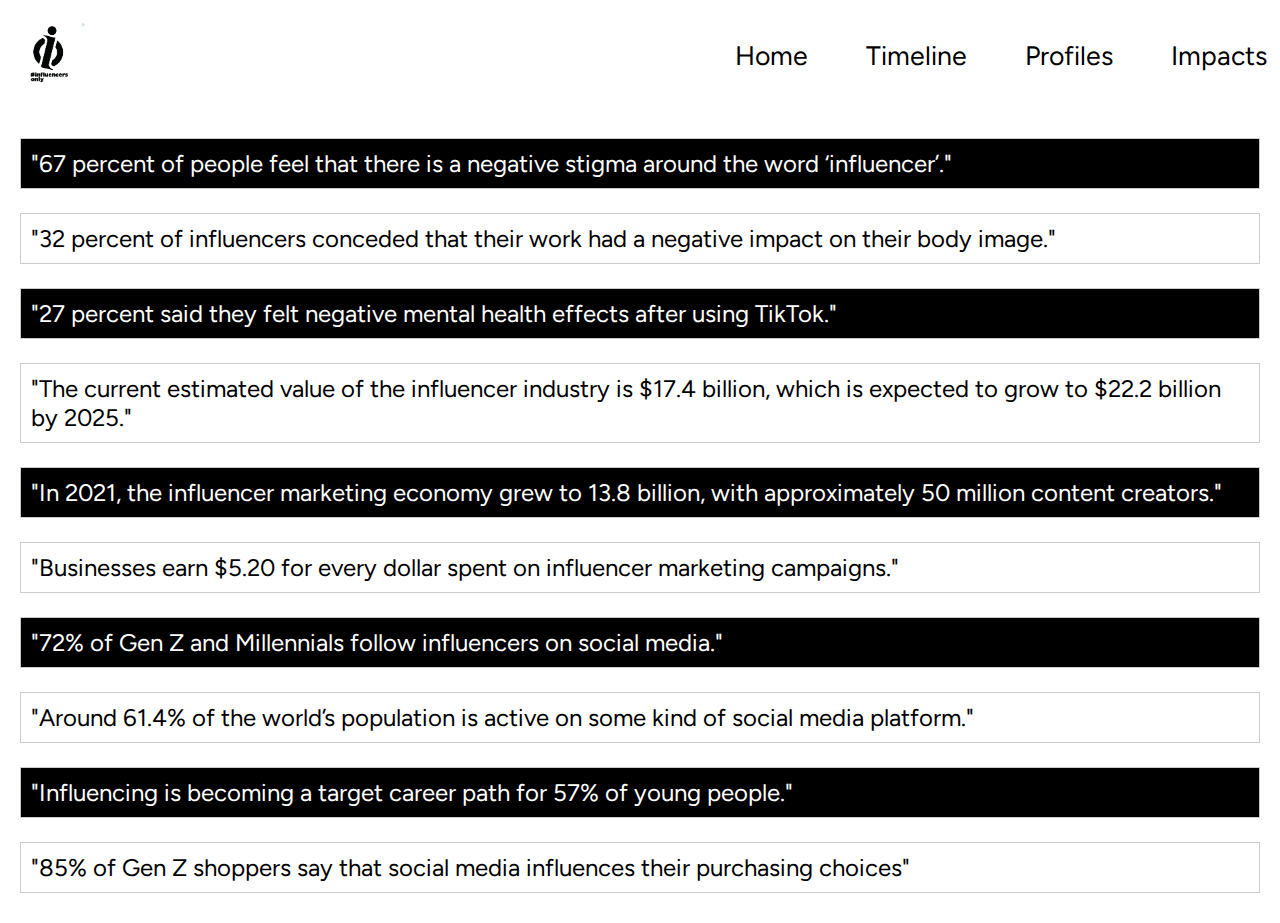
<file: impacts.html>
<!DOCTYPE html>
<html>
<head>
	<meta charset="utf-8">
	<meta name="viewport" content="width=device-width, initial-scale=1">
	<link rel="stylesheet" type="text/css" href="style.css">
	<title>Final Project Name</title>
</head>
<body>

	<div class="topWrapper">

		<div class="topBar">

			<div class="logo">
				<img src="logo.png">
			</div>

			<div class="navBar">
				<div class="navLink"><a href="index.html">Home</a></div>
				<div class="navLink"><a href="timeline.html">Timeline</a></div>
				<div class="navLink"><a href="profiles.html">Profiles</a></div>
				<div class="navLink"><a href="impacts.html">Impacts</a></div>
			</div>
			
		</div>

	</div>


	<div class="impactsContent">
        <div class="statistics">
        	<p>"67 percent of people feel that there is a negative stigma around the word ‘influencer’."</p>
        	<p>"32 percent of influencers conceded that their work had a negative impact on their body image."</p>
        	<p>"27 percent said they felt negative mental health effects after using TikTok."</p>
        	<p>"The current estimated value of the influencer industry is $17.4 billion, which is expected to grow to $22.2 billion by 2025."</p>
        	<p>"In 2021, the influencer marketing economy grew to 13.8 billion, with approximately 50 million content creators."</p>
        	<p>"Businesses earn $5.20 for every dollar spent on influencer marketing campaigns."</p>
        	<p>"72% of Gen Z and Millennials follow influencers on social media."</p>
        	<p>"Around 61.4% of the world’s population is active on some kind of social media platform."</p>
        	<p>"Influencing is becoming a target career path for 57% of young people."</p>
        	<p>"85% of Gen Z shoppers say that social media influences their purchasing choices"</p>
        </div>
    </div>

	<script src="script.js"></script>

</body>
</html>
</file>
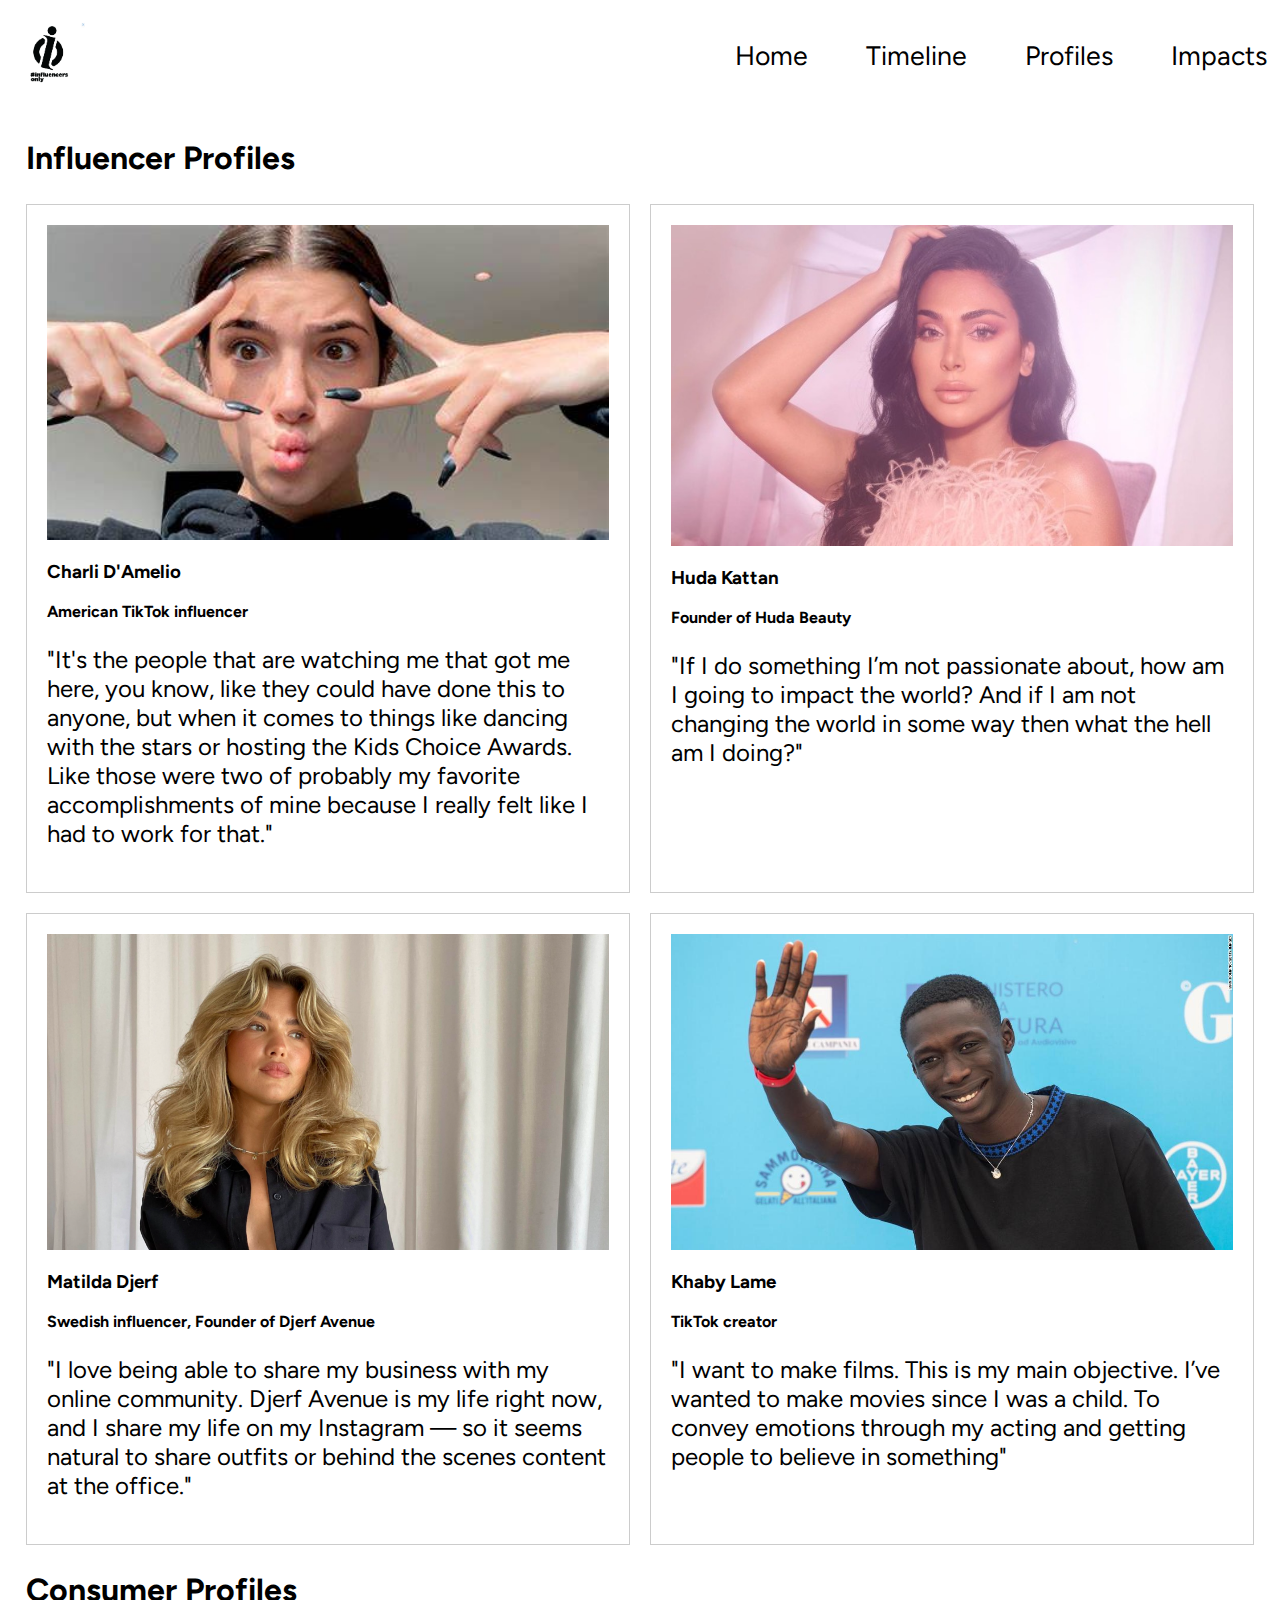
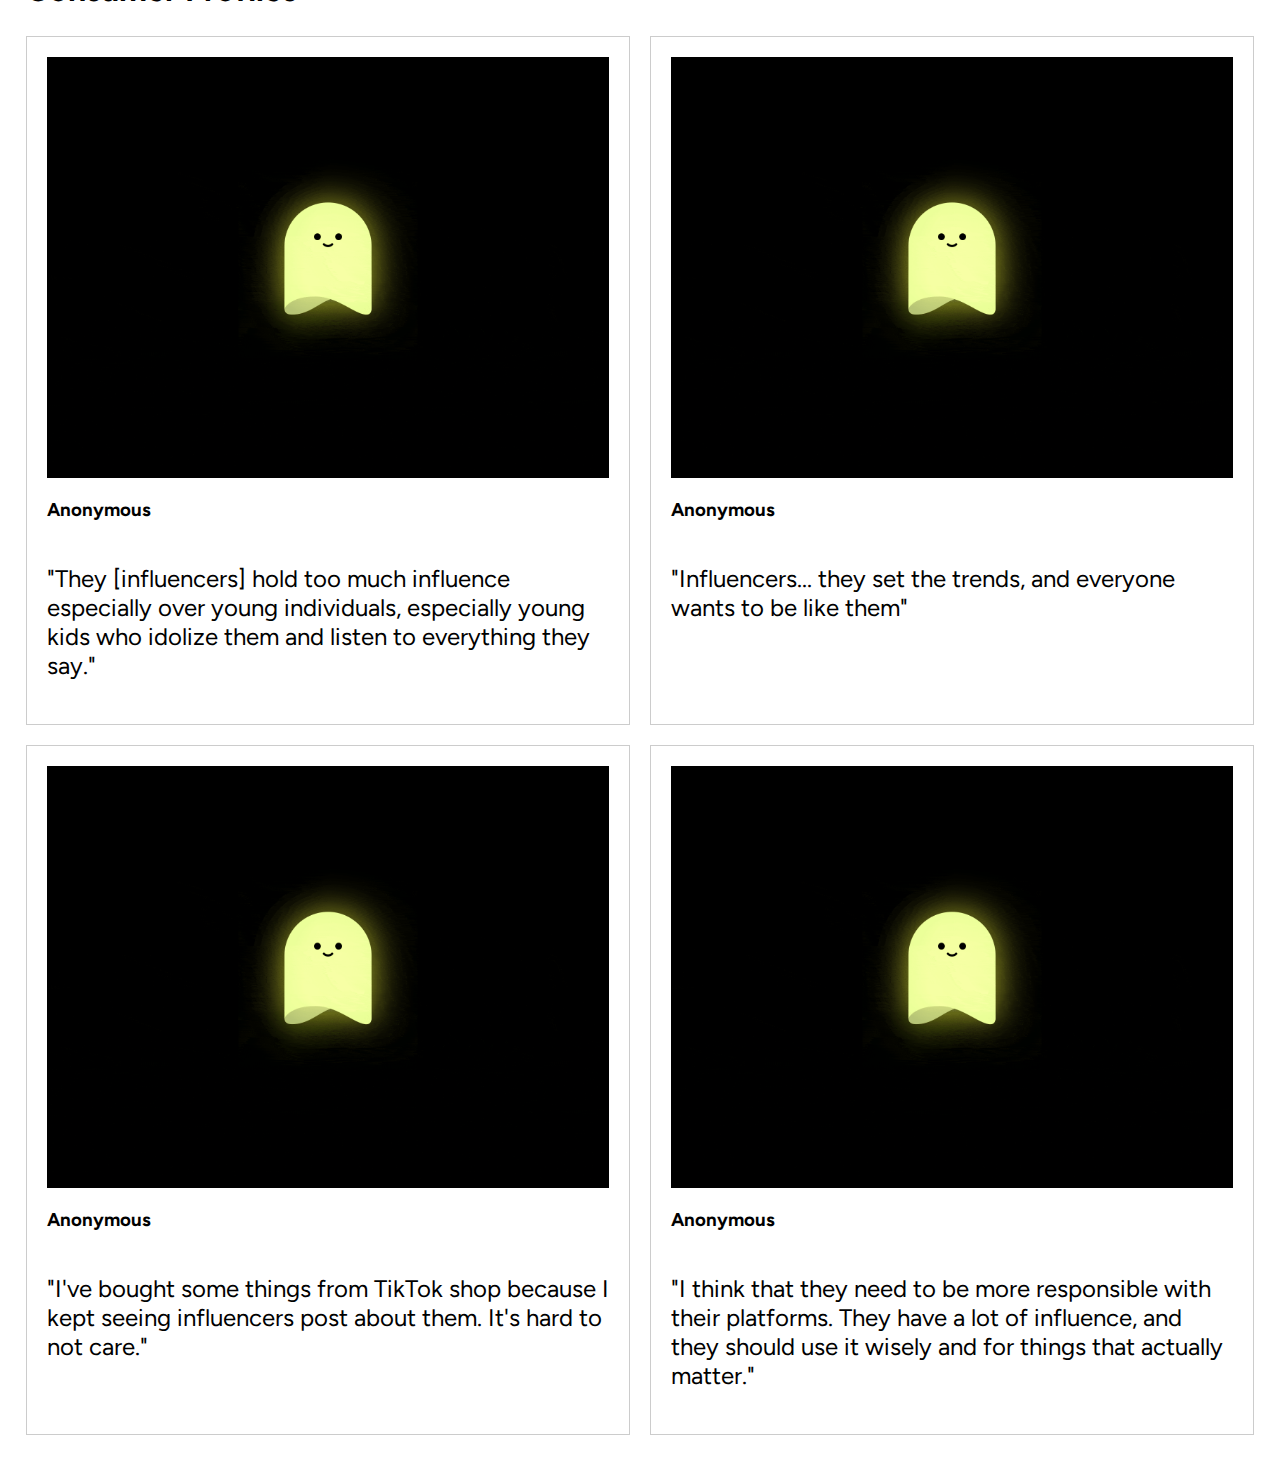
<file: profiles.html>
<!DOCTYPE html>
<html>
<head>
	<meta charset="utf-8">
	<meta name="viewport" content="width=device-width, initial-scale=1">
	<link rel="stylesheet" type="text/css" href="style.css">
	<title>Final Project Name</title>
</head>
<body>

	<div class="topWrapper">

		<div class="topBar">

			<div class="logo">
				<img src="logo.png">
			</div>

			<div class="navBar">
				<div class="navLink"><a href="index.html">Home</a></div>
				<div class="navLink"><a href="timeline.html">Timeline</a></div>
				<div class="navLink"><a href="profiles.html">Profiles</a></div>
				<div class="navLink"><a href="impacts.html">Impacts</a></div>
			</div>
			
		</div>
		
	</div>


	<div class="profileContent">
		
		<h2>Influencer Profiles</h2>
		<div class="profileSection">
			<!-- <h2>Influencer Profiles</h2> -->
			<div class="influencerProf">
				<img src="profilesImages/charli.jpg">
				<h3>Charli D'Amelio</h3>
				<h4>American TikTok influencer</h4>
				<p>"It's the people that are watching me that got me here, you know, like they could have done this to anyone, but when it comes to things like dancing with the stars or hosting the Kids Choice Awards. Like those were two of probably my favorite accomplishments of mine because I really felt like I had to work for that."</p>
			</div>
			<div class="influencerProf">
				<img src="profilesImages/huda.jpg">
				<h3>Huda Kattan</h3>
				<h4>Founder of Huda Beauty</h4>
				<p>"If I do something I’m not passionate about, how am I going to impact the world? And if I am not changing the world in some way then what the hell am I doing?"</p>
			</div>
			<div class="influencerProf">
				<img src="profilesImages/matilda.png">
				<h3>Matilda Djerf</h3>
				<h4>Swedish influencer, Founder of Djerf Avenue</h4>
				<p>"I love being able to share my business with my online community. Djerf Avenue is my life right now, and I share my life on my Instagram — so it seems natural to share outfits or behind the scenes content at the office."</p>
			</div>
			<div class="influencerProf">
				<img src="profilesImages/khaby.jpg">
				<h3>Khaby Lame</h3>
				<h4>TikTok creator</h4>
				<p>"I want to make films. This is my main objective. I’ve wanted to make movies since I was a child. To convey emotions through my acting and getting people to believe in something"</p>
			</div>
		</div>

		<h2>Consumer Profiles</h2>
		<div class="profileSection">
			<div class="consumerProf">
				<img src="profilesImages/anon.gif">
				<h3>Anonymous</h3>
				<p>"They [influencers] hold too much influence especially over young individuals, especially young kids who idolize them and listen to everything they say."</p>
			</div>
			<div class="consumerProf">
				<img src="profilesImages/anon.gif">
				<h3>Anonymous</h3>
				<p>"Influencers... they set the trends, and everyone wants to be like them"</p>
			</div>
			<div class="consumerProf">
				<img src="profilesImages/anon.gif">
				<h3>Anonymous</h3>
				<p>"I've bought some things from TikTok shop because I kept seeing influencers post about them. It's hard to not care."</p>
			</div>
			<div class="consumerProf">
				<img src="profilesImages/anon.gif">
				<h3>Anonymous</h3>
				<p>"I think that they need to be more responsible with their platforms. They have a lot of influence, and they should use it wisely and for things that actually matter."</p>
			</div>
		</div>

	</div>

</body>
</html>
</file>
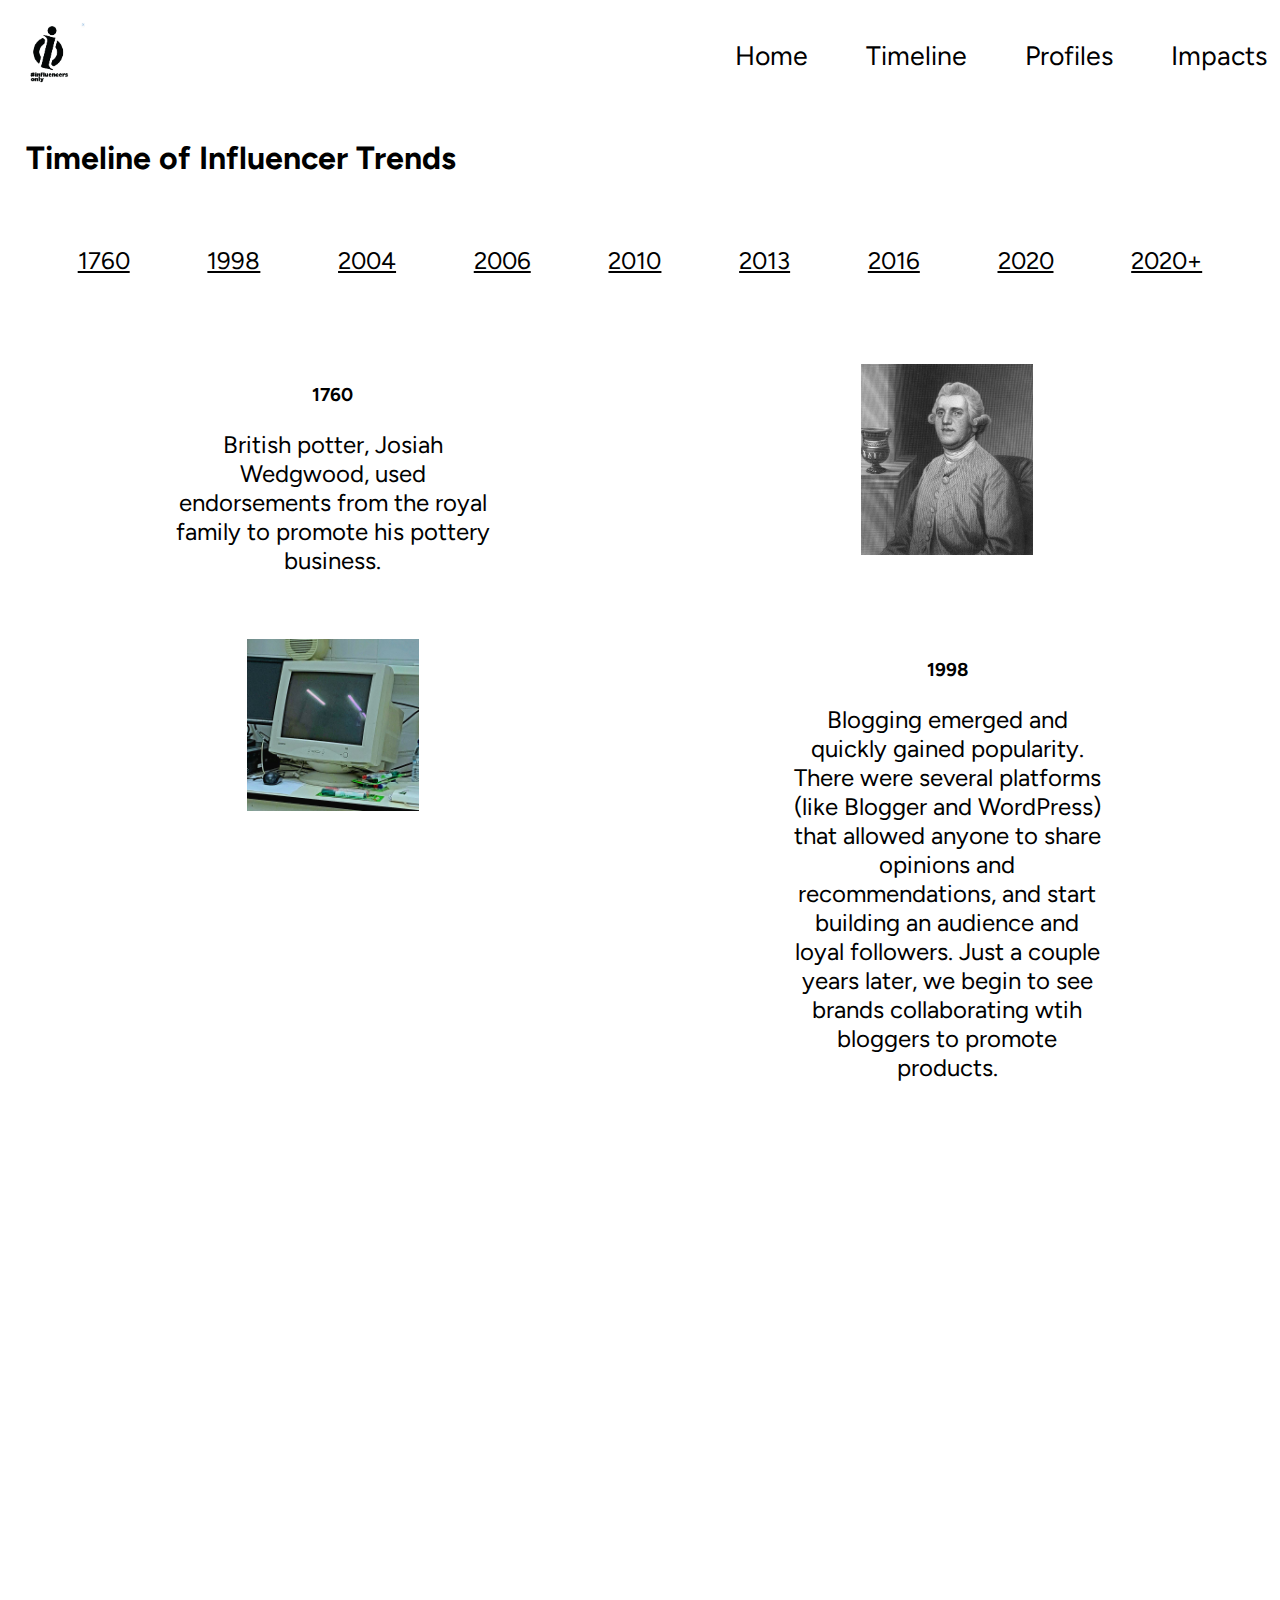
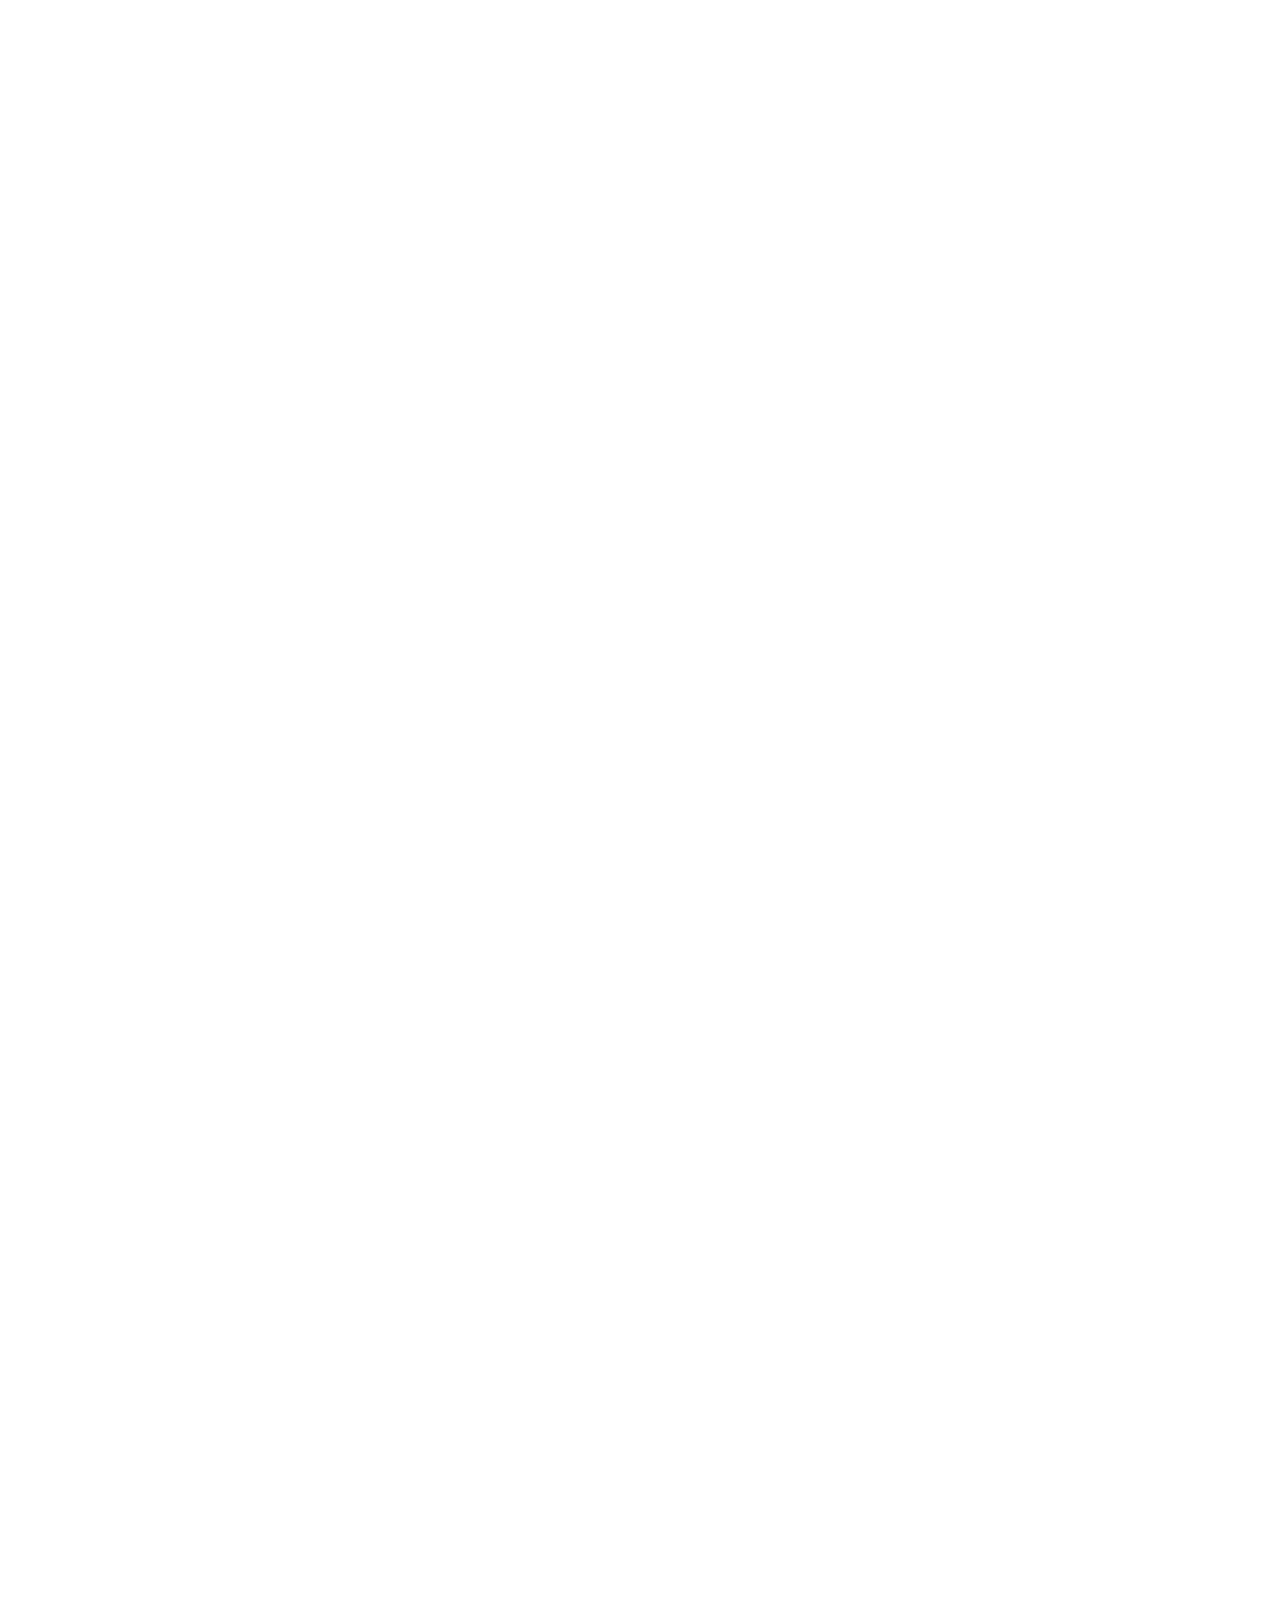
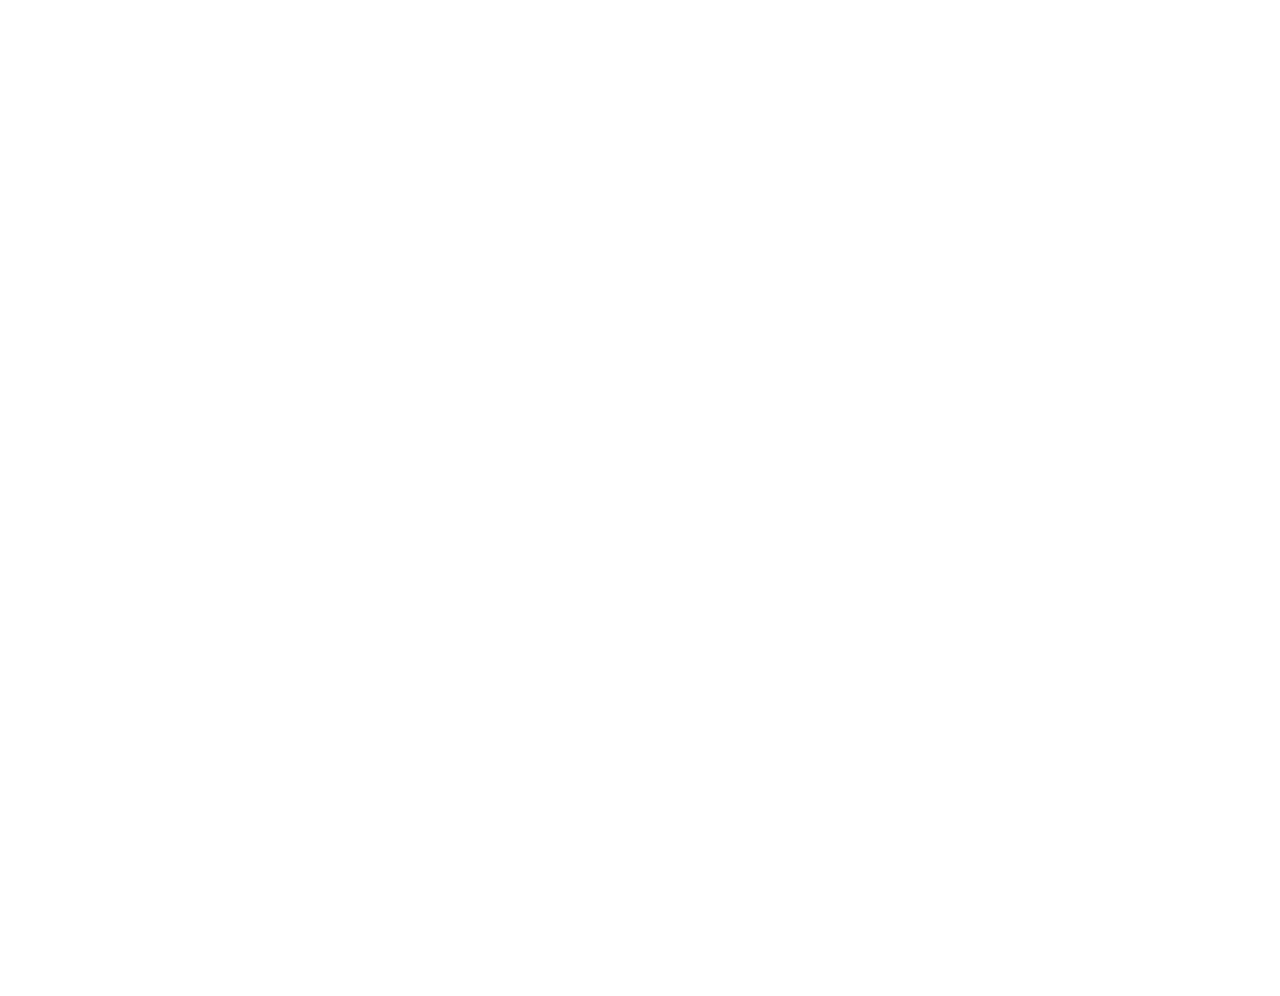
<file: timeline.html>
<!DOCTYPE html>
<html>
<head>
	<meta charset="utf-8">
	<meta name="viewport" content="width=device-width, initial-scale=1">
	<link rel="stylesheet" type="text/css" href="style.css">
	<link href="https://unpkg.com/aos@2.3.1/dist/aos.css" rel="stylesheet">

	<title>Final Project Name</title>
</head>
<body>

	<div class="topWrapper">

		<div class="topBar">

			<div class="logo">
				<img src="logo.png">
			</div>

			<div class="navBar">
				<div class="navLink"><a href="index.html">Home</a></div>
				<div class="navLink"><a href="timeline.html">Timeline</a></div>
				<div class="navLink"><a href="profiles.html">Profiles</a></div>
				<div class="navLink"><a href="impacts.html">Impacts</a></div>
			</div>
			
		</div>
		
	</div>

	

	<div class="timelineContent">

		

		<h2>Timeline of Influencer Trends</h2>
		<div class="timelineLinks">
			<!-- <h2>Timeline of Influencer Trends</h2> -->
			<div class="year"><p><a href="#1760">1760</a></p></div>
			<div class="year"><p><a href="#1998">1998</a></p></div>
			<div class="year"><p><a href="#2004">2004</a></p></div>
			<div class="year"><p><a href="#2006">2006</a></p></div>
			<div class="year"><p><a href="#2010">2010</a></p></div>
			<div class="year"><p><a href="#2013">2013</a></p></div>
			<div class="year"><p><a href="#2016">2016</a></p></div>
			<div class="year"><p><a href="#2020">2020</a></p></div>
			<div class="year"><p><a href="#2020plus">2020+</a></p></div>
		</div>

		<div class="timeline">
			<div data-aos="zoom-in">
				<div id="1760" class="timeSection">
					<div class="timelineTxt">
						<h3>1760</h3>
						<p>British potter, Josiah Wedgwood, used endorsements from the royal family to promote his pottery business.</p>
					</div>
					<div class="timelineImg">
						<img src="timelineImages/josiah.webp">
					</div>
				</div>
			</div>
			
			<div data-aos="zoom-in">
				<div id="1998" class="timeSection">
					<div class="timelineImg">
						<img src="timelineImages/blogging.jpg">
					</div>
					<div class="timelineTxt">
						<h3>1998</h3>
						<p>Blogging emerged and quickly gained popularity. There were several platforms (like Blogger and WordPress) that allowed anyone to share opinions and recommendations, and start building an audience and loyal followers. Just a couple years later, we begin to see brands collaborating wtih bloggers to promote products.</p>
					</div>
				</div>
			</div>

			<div data-aos="zoom-in">
				<div id="2004" class="timeSection">
					<div class="timelineTxt">
						<h3>2004</h3>
						<p>Facebook was one of the first social networking services, founded by Mark Zuckerberg. In just a year, it was reported to have about 6 million monthly active users.</p>
					</div>
					<div class="timelineImg">
						<img src="timelineImages/facebook.webp">
					</div>
				</div>
			</div>

			<div data-aos="zoom-in">
				<div id="2006" class="timeSection">
					<div class="timelineImg">
						<img src="timelineImages/twitter.png">
					</div>
					<div class="timelineTxt">
						<h3>2006</h3>
						<p>Twitter was launched as a product of Odeo, its parent company. It quickly grew in usage, with celebrity endorsements and publicitiy, and the first tweet from space was sent out just a few years later. Twitter also started "promoted tweets" for businesses and individuals to advertise through.</p>
					</div>
				</div>
			</div>

			<div data-aos="zoom-in">
				<div id="2010" class="timeSection">
					<div class="timelineTxt">
						<h3>2010</h3>
						<p>Instagram was launched, and within just 3 months of its release, it had over 1 million registrations. It created yet another way for bloggers, users, and brands to communicate and share.</p>
					</div>
					<div class="timelineImg">
						<img src="timelineImages/instagram.jpg">
					</div>
				</div>
			</div>

			<div data-aos="zoom-in">
				<div id="2013" class="timeSection">
					<div class="timelineImg">
						<img src="timelineImages/huda.jpg">
					</div>
					<div class="timelineTxt">
						<h3>2013</h3>
						<p>The rise of creators like Huda Kattan. 2013 is when Kattan launched her beauty line, Huda Beauty, following the success of her blog as well as her YouTube channel. Kattan was just one of the many content creators using platforms like YouTube and Instagram for marketing and gaining a following, promoting both lifestyle and products</p>
					</div>
				</div>
			</div>

			<div data-aos="zoom-in">
				<div id="2016" class="timeSection">
					<div class="timelineTxt">
						<h3>2016</h3>
						<p>The launch of TikTok (originally known as Musically). At first it was mostly a social channel for sharing videos and music, but it wasn't until 2019-2020 that TikTok became a huge influencer marketing channel.</p>
					</div>
					<div class="timelineImg">
						<img src="timelineImages/tiktok.jpg">
					</div>
				</div>
			</div>

			<div data-aos="zoom-in">
				<div id="2020" class="timeSection">
					<div class="timelineImg">
						<img src="timelineImages/reels.jpg">
					</div>
					<div class="timelineTxt">
						<h3>2020</h3>
						<p>Meta launched Instagram Reels, a similar format to TikTok. This allowed Instagram users to create and discover short videos. We can see today that Instagram Reels has a lot of the same behavior and structure to TikTok, creating more opportunities for creators to share content.</p>
					</div>
				</div>
			</div>

			<div data-aos="zoom-in">
				<div id="2020plus" class="timeSection">
					<div class="timelineTxt">
						<h3>2020+</h3>
						<p>The influencer culture industry continues to grow and adapt to the everchanging technologies, especially with social media. Recently we have seen the emergence of many types of influencers, from micro-influencers (those with smaller followings who are seen as more "trustworthy") to macro-influencers (those with much larger followings, and a popular target for brand collabs). We've also seen a lot of sponsoring of content, the use of AI, and much more. </p>
					</div>
					<div class="timelineImg">
						<img src="timelineImages/influencer.jpg">
					</div>
				</div>
			</div>
		</div>

		<!-- <div class="closing">
			<h2>Bottom Line</h2>
			<p>Trends come and go, and influencers come and go. Throughout history, the rise of social media platforms have made influencers one of the most powerful marketing tools for brands. While that means a bright future for influencers, it also means a lot of content put out there that is constantly being consumed by users of these platforms.</p>
		</div> -->

	</div>


	<script src="https://unpkg.com/aos@2.3.1/dist/aos.js"></script>

	<script>
        AOS.init();
    </script>

</body>
</html>
</file>
<file: style.css>
@import url('https://fonts.googleapis.com/css2?family=Figtree:ital,wght@0,300..900;1,300..900&display=swap');

* {
  box-sizing: border-box;
}

body {
  margin: 0;
}


p, h1, h2, h3, h4 , .navLink a{
  font-family: "Figtree", sans-serif;
/*  font-optical-sizing: auto;*/
/*  font-weight: <weight>;*/
  font-style: normal;
}

p {
  font-size: 18pt;
}

h2 {
  font-size: 24pt;
}
/*=============================================================================*/

.topWrapper {
  display: flex;
  overflow: hidden;
  padding-left: 1%;
  padding-right: 1%;
  justify-content: center;
  margin-top: 2vh;
}

.topBar {
  display: flex;
  flex-direction: row;
  justify-content: space-between;
  width: 100%;
  height: 10%;
  align-items: center;
}

.logo img{
  width: 10%;
}

.navBar {
  display: flex;
  width: 50%;
  justify-content: space-between;
  font-size: 20pt;
}

.navLink a:link, .navLink a:visited, .navLink a:active {
  text-decoration: none;
  color: black;
}

.navLink a:hover {
  text-decoration: underline;
  transition: 2s text-decoration;
}

a:visited, a:active, a:link {
  text-decoration: none;
  color: black;
}

a:link {
  text-decoration: underline;
}
/*=============================================================================*/



.gifBg {
  width: 100%;
  height: 88vh;
  background-size: 20%;
}


.landingTitle {
  position: absolute;
  top: 50%; 
  left: 50%; 
  transform: translate(-50%, -50%); /* center text */
  text-align: center; 
  z-index: 2; 
  color: white; 
  background-color: black;
  padding: 0px 20px 10px 20px;
}

.landingTitle h1 {
  font-size: 60px;
  margin-bottom: 16px;
}
/*=============================================================================*/


.intro {
  margin: 5vh 2vw 5vh 2vw;
  display: flex;
  flex-direction: column;
  align-items: center;
}

.intro img {
  width: 30%;
}

.callToAction1 {
  margin: 5vh 2vw 5vh 2vw;
  display: flex;
  justify-content: space-between;
/*  border-style: solid;*/
}

.pageBox {
  display: flex;
  flex-direction: column;
  align-items: center;
  border-style: solid;
  border-color: black;
  width: 30vw;
  padding: 10vw;
}

.pageBox img {
  width: 10vw;
  mix-blend-mode: difference;
}

/*=============================================================================*/

.timelineContent h2{
  margin: 5vh 2vw 5vh 2vw;
}

.timelineLinks {
  display: flex;
  flex-direction: row;
  justify-content: space-evenly;
}

.timeline {
  margin: 5vh 2vw 5vh 2vw;
  display: flex;
  flex-direction: column;
}

.timeSection {
  display: flex;
  flex-direction: row;
  justify-content: space-between;
  align-items: flex-start; 
  padding-bottom: 20px; 
  padding-top: 20px;
}

.timeSection:nth-child(odd) {
  background-color: white; /* for odd-numbered rows */
}

.timeSection:nth-child(even) {
  background-color: black; /* for even-numbered rows */
  color: white;
}
.timelineTxt, .timelineImg {
  flex: 1; 
  padding: 0 20px;
  text-align: center;
}

.timelineTxt p {
  padding-left: 10vw;
  padding-right: 10vw;
}

.timelineImg img {
  width: 30%;
}
/*=============================================================================*/

/*.influencerProf img {
  width: 20%;
}*/


.profileContent {
  margin: 5vh 2vw 5vh 2vw;
}

.profileSection {
  display: grid;
  grid-template-columns: repeat(2, 1fr);
  gap: 20px;
}

.influencerProf img, .consumerProf img {
  width: 100%;
  height: auto;
  object-fit: cover;
}

.influencerProf, .consumerProf {
  border: 1px solid #ccc;
  padding: 20px;
  grid-column: span 1; 
  height: auto; 
  display: flex;
  flex-direction: column;
}

.influencerProf h3, .consumerProf h3 {
  margin-top: 20px; 
}


.influencerProf h4 {
  margin: 0;
}







/*=============================================================================*/


.impactsContent {
    padding: 20px;
}

.statistics {
    margin-top: 20px;
}

.statistics p {
    margin-bottom: 10px;
    padding: 10px;
    border: 1px solid #ccc;
}

.statistics p:nth-child(odd) {
    background-color: black;
    color: white;
}

.statistics p:nth-child(even) {
    background-color: white;
    color: black;
}
</file>
